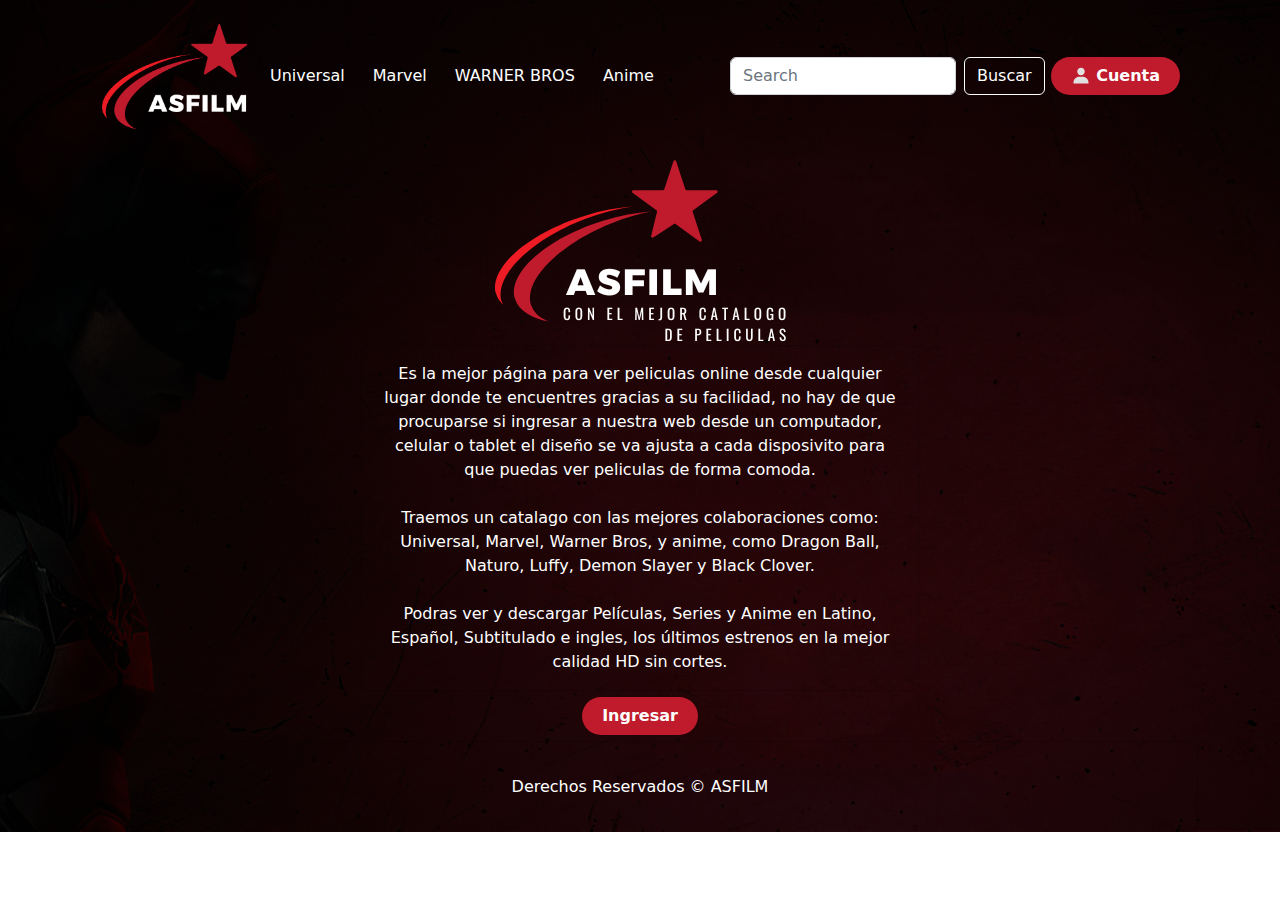
<file: index.html>
<!DOCTYPE html>
<html lang="en">
<head>
    <meta charset="UTF-8">
    <meta http-equiv="X-UA-Compatible" content="IE=edge">
    <meta name="viewport" content="width=device-width, initial-scale=1.0">
    <link rel="shortcut icon" href="imagenes/Pagina-principal.png" type="image/x-icon">
    <title>Pagina Principal</title>
    <!-- CSS only -->
    <link href="/bootstrap/bootstrap.min.css" rel="stylesheet" integrity="sha384-rbsA2VBKQhggwzxH7pPCaAqO46MgnOM80zW1RWuH61DGLwZJEdK2Kadq2F9CUG65" crossorigin="anonymous">
    <!-- JavaScript Bundle with Popper -->
    <script src="/bootstrap/bootstrap.bundle.min.js" integrity="sha384-kenU1KFdBIe4zVF0s0G1M5b4hcpxyD9F7jL+jjXkk+Q2h455rYXK/7HAuoJl+0I4" crossorigin="anonymous"></script>
    <!-- CSS only -->
    <link rel="stylesheet" href="css/style.css">
</head>
<body>

       <!-- container -->
  <div class="container header">
    <nav class="navbar navbar-expand-lg">
      <div class="container-fluid">
        <a class="navbar-brand" href="index.html"><img src="imagenes/Logo-principal.png" class="logo" alt=""></a>
        <button class="navbar-toggler" type="button" data-bs-toggle="collapse" data-bs-target="#navbarScroll" aria-controls="navbarScroll" aria-expanded="false" aria-label="Toggle navigation">
          <span class="navbar-toggler-icon"></span>
        </button>
        <div class="collapse navbar-collapse" id="navbarScroll">
          <ul class="navbar-nav me-auto my-2 my-lg-0 navbar-nav-scroll" style="--bs-scroll-height: 100px;">
            <li class="nav-item">
              <a class="nav-link" aria-current="page" href="universal.html">Universal</a>
            </li>
            <li class="nav-item">
              <a class="nav-link" href="marvel.html">Marvel</a>
            </li>
            <li class="nav-item">
              <a class="nav-link" href="warner.html">WARNER BROS</a>
            </li>
            <li class="nav-item">
              <a class="nav-link" href="anime.html">Anime</a>
            </li>
          </ul>
          <form class="d-flex" role="search">
            <input class="form-control me-2" type="search" placeholder="Search" aria-label="Search">
            <button class="btn btn-outline-success" type="submit">Buscar</button>
          </form>
          <a href="#" class="header-btn"><img src="/svg/user.svg" alt=""> Cuenta</a>
        </div>
      </div>
    </nav>
    
                    <!-- contenido -->
        <div class="contenido">
            <img src="/imagenes/Logo.png" alt="">
        </div>
        <div class="card text-center">
            <div class="card-body">
              <p class="card-text">Es la mejor página para ver peliculas online desde cualquier lugar donde te encuentres gracias a su facilidad, no hay de que procuparse si ingresar a nuestra web desde un computador, celular o tablet el diseño se va ajusta a cada disposivito para que puedas ver peliculas de forma comoda.
                <br><br>
              Traemos un catalago con las mejores colaboraciones como: Universal, Marvel, Warner Bros, y anime, como Dragon Ball, Naturo, Luffy, Demon Slayer y Black Clover.
              <br><br>
              Podras ver y descargar Películas, Series y Anime en Latino, Español, Subtitulado e ingles, los últimos estrenos en la mejor calidad HD sin cortes.
              </p>
            </div>
          </div>

        <div class="contenido">
            <a href="ingreso.html" class="header-btn">Ingresar</a>
        </div>


    <div class="card">
        <div class="card-header">
        </div>
        <div class="card-body">
            <p>Derechos Reservados © ASFILM</p>
          </blockquote>
        </div>
      </div>



</body>
</html>
</file>
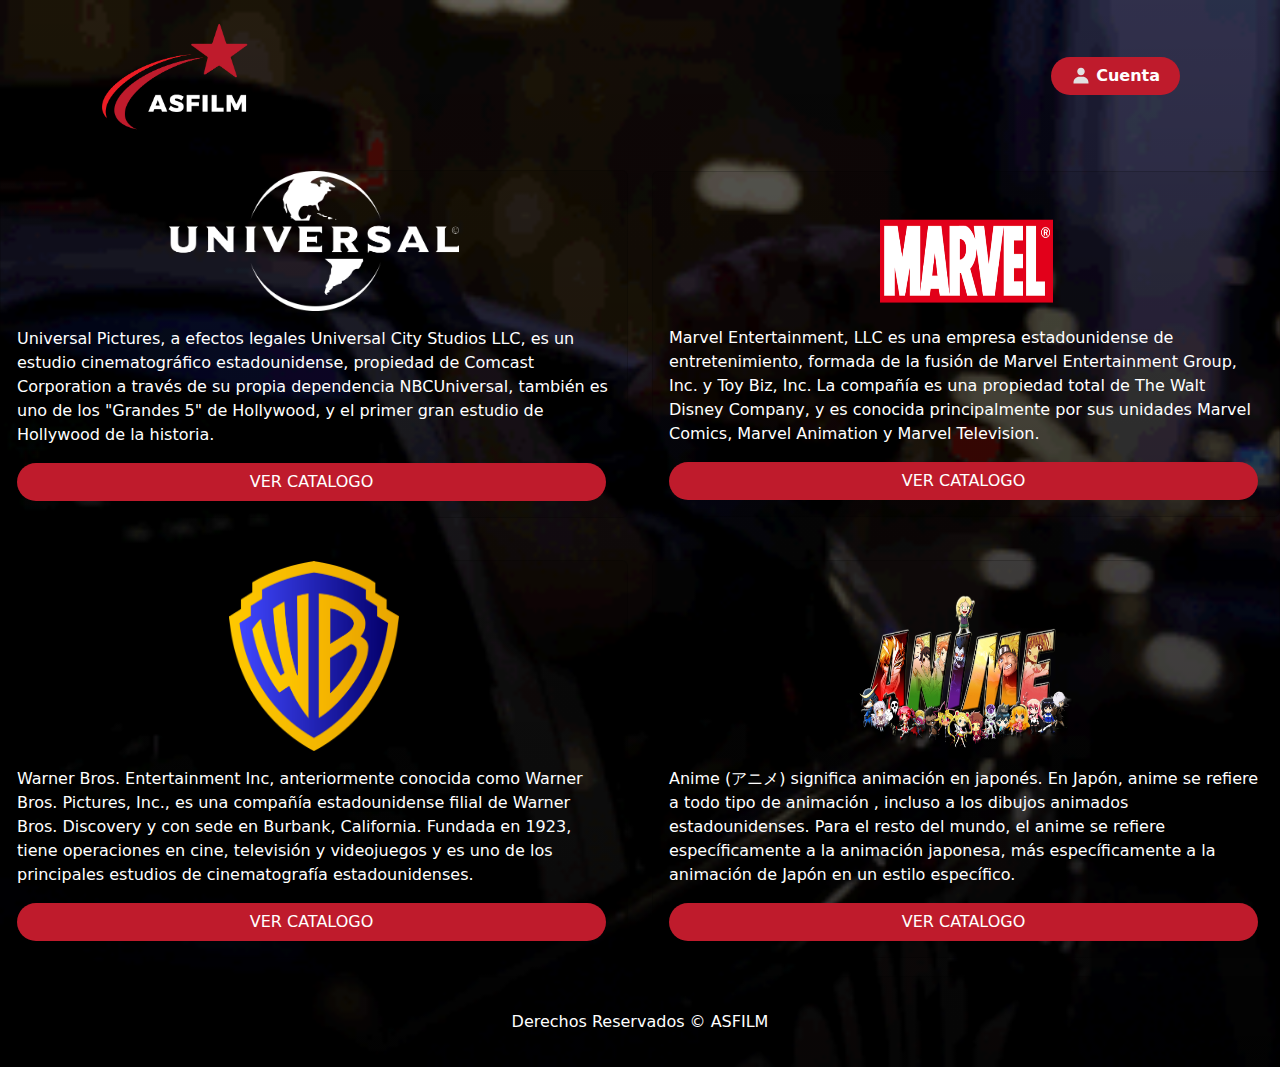
<file: ingreso.html>
<!DOCTYPE html>
<html lang="en">
<head>
    <meta charset="UTF-8">
    <meta http-equiv="X-UA-Compatible" content="IE=edge">
    <meta name="viewport" content="width=device-width, initial-scale=1.0">
    <link rel="shortcut icon" href="imagenes/Pagina-principal.png" type="image/x-icon">
    <title>Pagina Principal</title>
    <!-- CSS only -->
    <link href="bootstrap/bootstrap.min.css" rel="stylesheet" integrity="sha384-rbsA2VBKQhggwzxH7pPCaAqO46MgnOM80zW1RWuH61DGLwZJEdK2Kadq2F9CUG65" crossorigin="anonymous">
    <!-- JavaScript Bundle with Popper -->
    <script src="bootstrap/bootstrap.bundle.min.js" integrity="sha384-kenU1KFdBIe4zVF0s0G1M5b4hcpxyD9F7jL+jjXkk+Q2h455rYXK/7HAuoJl+0I4" crossorigin="anonymous"></script>
    <link rel="stylesheet" href="css/ingreso.css">
</head>
<body>

       <!-- container -->
  <div class="container header">
    <nav class="navbar navbar-expand-lg">
      <div class="container-fluid">
        <a class="navbar-brand" href="index.html"><img src="imagenes/Logo-principal.png" class="logo" alt=""></a>
        
        <a href="#" class="header-btn"><img src="/svg/user.svg" alt=""> Cuenta</a>
        </div>
      </div>
      </nav>
    </div>
    
    
                    <!-- contenido -->
                    <div class="row row-cols-1 row-cols-md-2 g-4">
                        <div class="col">
                          <div class="card">
                            <img src="/imagenes/universal.webp" class="card-img-top" alt="..." id="universal">
                            <div class="card-body">
                              <p class="card-text">Universal Pictures, a efectos legales Universal City Studios LLC, es un estudio cinematográfico estadounidense, propiedad de Comcast Corporation a través de su propia dependencia NBCUniversal, también es uno de los "Grandes 5" de Hollywood, y el primer gran estudio de Hollywood de la historia.</p>
                              <a href="universal.html" class="header-boton">VER CATALOGO</a>
                            </div>
                          </div>
                        </div>
                        <div class="col">
                          <div class="card">
                            <img src="/imagenes/marvel-logo.png" class="card-img-top" alt="..." id="marvel">
                            <div class="card-body">
                              <p class="card-text">Marvel Entertainment, LLC es una empresa estadounidense de entretenimiento, formada de la fusión de Marvel Entertainment Group, Inc. y Toy Biz, Inc. La compañía es una propiedad total de The Walt Disney Company, y es conocida principalmente por sus unidades Marvel Comics, Marvel Animation y Marvel Television.</p>
                              <a href="marvel.html" class="header-boton">VER CATALOGO</a>
                            </div>
                          </div>
                        </div>
                        <div class="col">
                          <div class="card">
                            <img src="/imagenes/Warner-Bros-logo.png" class="card-img-top" alt="..." id="warner">
                            <div class="card-body">
                              <p class="card-text">Warner Bros. Entertainment Inc, anteriormente conocida como Warner Bros. Pictures, Inc., es una compañía estadounidense filial de Warner Bros. Discovery y con sede en Burbank, California. Fundada en 1923, tiene operaciones en cine, televisión y videojuegos y es uno de los principales estudios de cinematografía estadounidenses.</p>
                              <a href="warner.html" class="header-boton">VER CATALOGO</a>
                            </div>
                          </div>
                        </div>
                        <div class="col">
                          <div class="card">
                            <img src="/imagenes/Anime-logo.png" class="card-img-top" alt="..." id="anime">
                            <div class="card-body">
                              <p class="card-text">Anime (アニメ) significa animación en japonés. En Japón, anime se refiere a todo tipo de animación , incluso a los dibujos animados estadounidenses. Para el resto del mundo, el anime se refiere específicamente a la animación japonesa, más específicamente a la animación de Japón en un estilo específico. </p>
                              <a href="anime.html" class="header-boton">VER CATALOGO</a>
                            </div>
                          </div>
                        </div>
                      </div>
       
                      <div class="card">
                        <div class="card-header">
                        </div>
                        <div class="card-body">
                            <p>Derechos Reservados © ASFILM</p>
                          </blockquote>
                        </div>
                      </div>
</body>
</html>
</file>
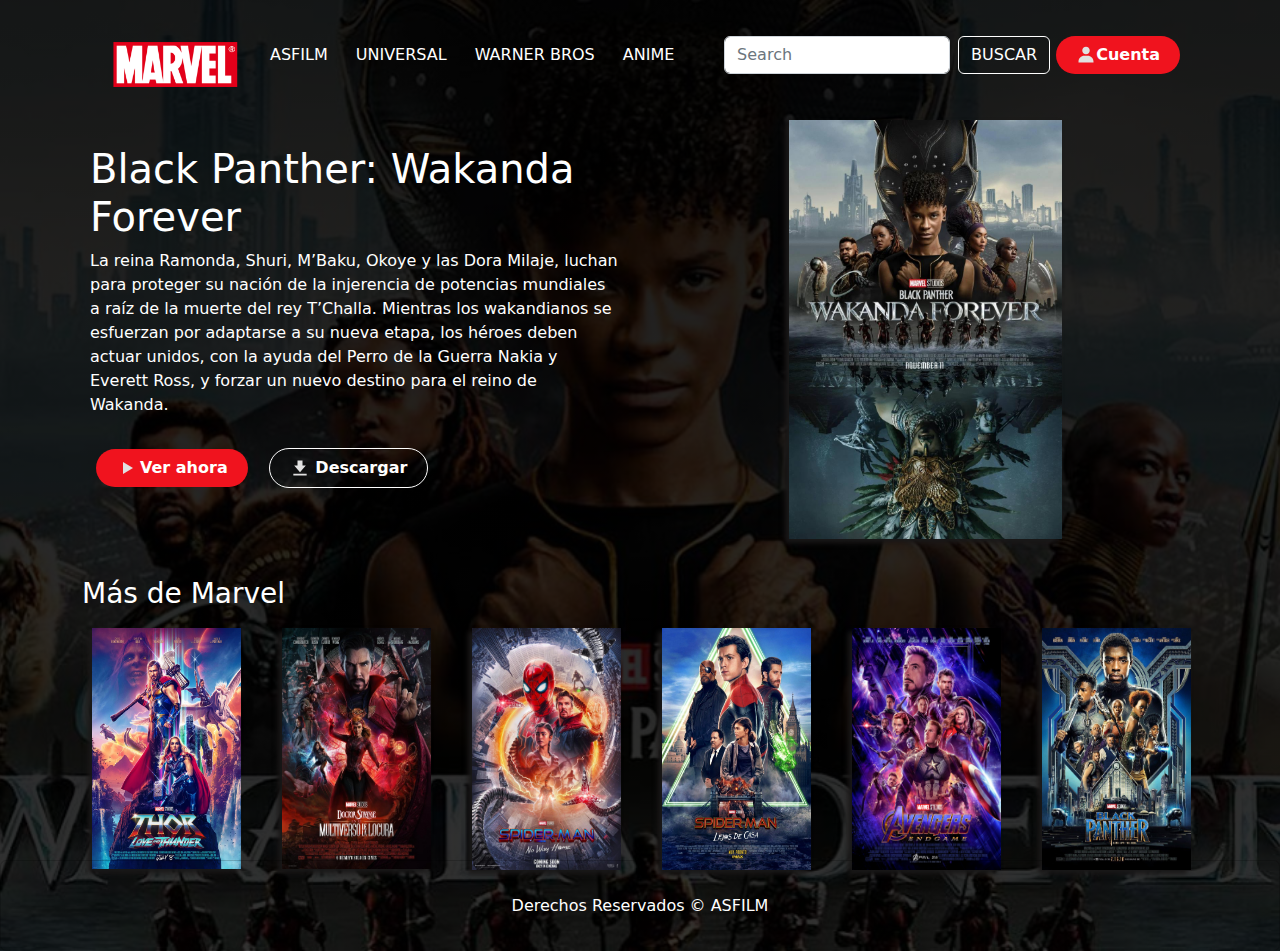
<file: marvel.html>
<!DOCTYPE html>
<html lang="en">
<head>
    <meta charset="UTF-8">
    <meta http-equiv="X-UA-Compatible" content="IE=edge">
    <meta name="viewport" content="width=device-width, initial-scale=1.0">
    <link rel="shortcut icon" href="imagenes/marvel-logo.png" type="image/x-icon">
    <title>Marvel</title>
    <!-- CSS only -->
    <link href="bootstrap/bootstrap.min.css" rel="stylesheet" integrity="sha384-rbsA2VBKQhggwzxH7pPCaAqO46MgnOM80zW1RWuH61DGLwZJEdK2Kadq2F9CUG65" crossorigin="anonymous">
    <!-- JavaScript Bundle with Popper -->
    <script src="bootstrap/bootstrap.bundle.min.js" integrity="sha384-kenU1KFdBIe4zVF0s0G1M5b4hcpxyD9F7jL+jjXkk+Q2h455rYXK/7HAuoJl+0I4" crossorigin="anonymous"></script>
    <link rel="stylesheet" href="css/marvel.css">
</head>
<body>

       <!-- container -->
  <div class="container header">
    <nav class="navbar navbar-expand-lg">
      <div class="container-fluid">
        <a class="navbar-brand" href="#"><img src="imagenes/marvel-logo.png" class="logo" alt=""></a>
        <button class="navbar-toggler" type="button" data-bs-toggle="collapse" data-bs-target="#navbarScroll" aria-controls="navbarScroll" aria-expanded="false" aria-label="Toggle navigation">
          <span class="navbar-toggler-icon"></span>
        </button>
        <div class="collapse navbar-collapse" id="navbarScroll">
          <ul class="navbar-nav me-auto my-2 my-lg-0 navbar-nav-scroll" style="--bs-scroll-height: 100px;">
            <li class="nav-item">
              <a class="nav-link" aria-current="page" href="index.html">ASFILM</a>
            </li>
            <li class="nav-item">
              <a class="nav-link" href="universal.html">UNIVERSAL</a>
            </li>
            <li class="nav-item">
              <a class="nav-link" href="warner.html">WARNER BROS</a>
            </li>
            <li class="nav-item">
              <a class="nav-link" href="anime.html">ANIME</a>
            </li>
          </ul>
          <form class="d-flex" role="search">
            <input class="form-control me-2" type="search" placeholder="Search" aria-label="Search">
            <button class="btn btn-outline-success" type="submit">BUSCAR</button>
          </form>
          <a href="#" class="header-btn"><img src="/svg/user.svg" alt="">Cuenta</a>
        </div>
      </div>
    </nav>
    

  </div>

  <!-- inicio -->
   
  <div class="container movie-details">
    <div class="row">
      <div class="col-md-6 left-box">
        <h1>Black Panther: Wakanda Forever</h1>
        <p>La reina Ramonda, Shuri, M’Baku, Okoye y las Dora Milaje, luchan para proteger su nación de la injerencia de potencias mundiales a raíz de la muerte del rey T’Challa. Mientras los wakandianos se esfuerzan por adaptarse a su nueva etapa, los héroes deben actuar unidos, con la ayuda del Perro de la Guerra Nakia y Everett Ross, y forzar un nuevo destino para el reino de Wakanda.</p>
        
        <a href="#"><img src="/svg/play.svg" alt="">Ver ahora</a>
        <a href="#" class="download-btn"><img src="/svg/download.svg" alt=""> Descargar</a>
      </div>
      <div class="col-md-6 text-center">
        <img src="/imagenes/Wakanda-portada.jpg"  class="movie-img">
      </div>
    </div>
  </div>
  <div class="container movies">
<br><br>

<!-- sesiones de peliculas -->

    <h3>Más de Marvel</h3>

    <div class="row">
      <div class="col-md-4">

        <div class="row">
          <div class="col-6"><img src="/imagenes/Thor-portada.jpg"></div>
          <div class="col-6"><img src="/imagenes/Strange-portada.jpg"></div>
        </div>
      </div>

      <div class="col-md-4">

        <div class="row">
          <div class="col-6"><img src="/imagenes/Spider-portada.jpg"></div>
          <div class="col-6"><img src="/imagenes/Spider-man-portada.webp"></div>

        </div>
      </div>
      <div class="col-md-4">

        <div class="row">
          <div class="col-6"><img src="/imagenes/Avengers-portada.jpg"></div>
          <div class="col-6"><img src="/imagenes/Black-portada.jpg"></div>

      </div>
    </div>
   </div>
  </div>


<!-- footer -->

<div class="card">
  <div class="card-header">
  </div>
  <div class="card-body">
      <p>Derechos Reservados © ASFILM</p>
    </blockquote>
  </div>
</div>
  
       

      
</body>
</html>
</file>
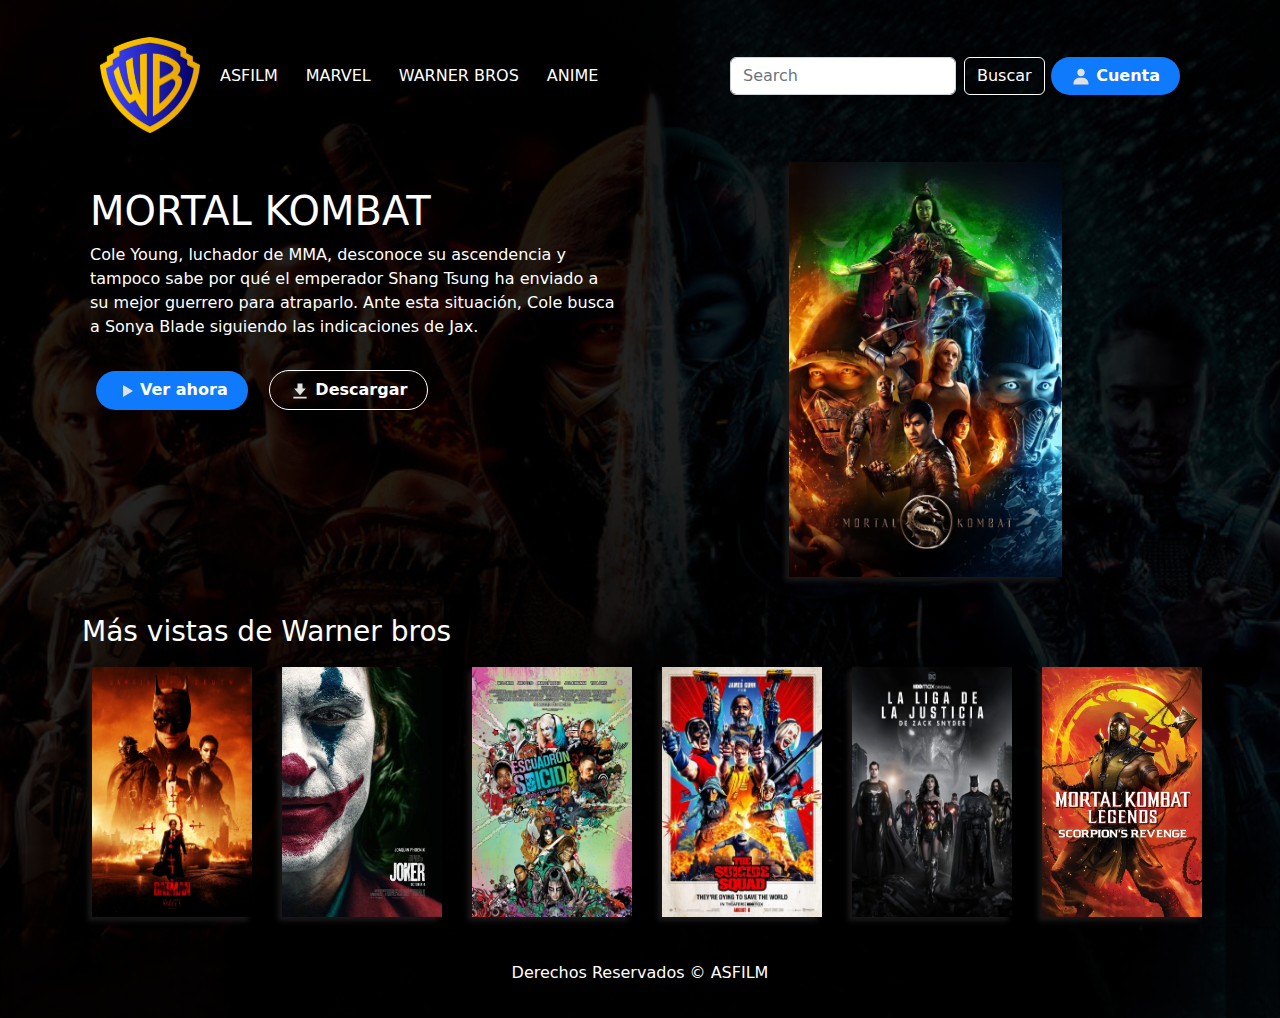
<file: warner.html>
<!DOCTYPE html>
<html lang="en">
<head>
    <meta charset="UTF-8">
    <meta http-equiv="X-UA-Compatible" content="IE=edge">
    <meta name="viewport" content="width=device-width, initial-scale=1.0">
    <link rel="shortcut icon" href="imagenes/Warner-Bros-logo.png" type="image/x-icon">
    <title>Warner</title>
    <!-- CSS only -->
    <link href="bootstrap/bootstrap.min.css" rel="stylesheet" integrity="sha384-rbsA2VBKQhggwzxH7pPCaAqO46MgnOM80zW1RWuH61DGLwZJEdK2Kadq2F9CUG65" crossorigin="anonymous">
    <!-- JavaScript Bundle with Popper -->
    <script src="bootstrap/bootstrap.bundle.min.js" integrity="sha384-kenU1KFdBIe4zVF0s0G1M5b4hcpxyD9F7jL+jjXkk+Q2h455rYXK/7HAuoJl+0I4" crossorigin="anonymous"></script>
    <link rel="stylesheet" href="css/warner.css">

</head>
<body>

       <!-- container -->
  <div class="container header">
    <nav class="navbar navbar-expand-lg">
      <div class="container-fluid">
        <a class="navbar-brand" href="#"><img src="imagenes/Warner-Bros-logo.png" class="logo" alt=""></a>
        <button class="navbar-toggler" type="button" data-bs-toggle="collapse" data-bs-target="#navbarScroll" aria-controls="navbarScroll" aria-expanded="false" aria-label="Toggle navigation" >
          <span class="navbar-toggler-icon"></span>
        </button>
        <div class="collapse navbar-collapse" id="navbarScroll">
          <ul class="navbar-nav me-auto my-2 my-lg-0 navbar-nav-scroll" style="--bs-scroll-height: 100px;">
            <li class="nav-item">
              <a class="nav-link" aria-current="page" href="index.html">ASFILM</a>
            </li>
            <li class="nav-item">
              <a class="nav-link" href="marvel.html">MARVEL</a>
            </li>
            <li class="nav-item">
              <a class="nav-link" href="warner.html">WARNER BROS</a>
            </li>
            <li class="nav-item">
              <a class="nav-link" href="anime.html">ANIME</a>
            </li>
          </ul>
          <form class="d-flex" role="search">
            <input class="form-control me-2" type="search" placeholder="Search" aria-label="Search">
            <button class="btn btn-outline-success" type="submit">Buscar</button>
          </form>
          <a href="#" class="header-btn"><img src="/svg/user.svg" alt=""> Cuenta</a>
        </div>
      </div>
    </nav>
    
    
    

  </div>

  <!-- inicio -->
   
  <div class="container movie-details">
    <div class="row">
      <div class="col-md-6 left-box">
        <h1>MORTAL KOMBAT</h1>
        <p>Cole Young, luchador de MMA, desconoce su ascendencia y tampoco sabe por qué el emperador Shang Tsung ha enviado a su mejor guerrero para atraparlo. Ante esta situación, Cole busca a Sonya Blade siguiendo las indicaciones de Jax.</p>
        
        <a href="#"><img src="/svg/play.svg" alt="">Ver ahora</a>
        <a href="#" class="download-btn"><img src="/svg/download.svg" alt=""> Descargar</a>
      </div>
      <div class="col-md-6 text-center">
        <img src="/imagenes/mortal-kombat-portada.jpg"  class="movie-img">
      </div>
    </div>
  </div>
  <div class="container movies">
<br><br>

<!-- sesiones de peliculas -->

    <h3>Más vistas de Warner bros</h3>

    <div class="row">
      <div class="col-md-4">

        <div class="row">

          <div class="col-6"><img src="/imagenes/batman.jpg">
          
          </div>
          <div class="col-6"><img src="/imagenes/joker.jpg"></div>

        </div>
      </div>

      <div class="col-md-4">

        <div class="row">

          <div class="col-6"><img src="/imagenes/Escuadron_Suicida_Poster_Latino.webp"></div>
          <div class="col-6"><img src="/imagenes/El-Escuadr-Suicida.jpg"></div>

        </div>
      </div>
      <div class="col-md-4">

        <div class="row">

          <div class="col-6"><img src="/imagenes/Zs-jleague.webp"></div>
          <div class="col-6"><img src="/imagenes/mkl.jpg"></div>
      </div>
      </div>
    </div>
  </div>

<!-- footer -->

<div class="card">
  <div class="card-header">
  </div>
  <div class="card-body">
      <p>Derechos Reservados © ASFILM</p>
    </blockquote>
  </div>
</div>
      
</body>
</html>
</file>
<file: css/style.css>
* {
    margin: 0;
    padding: 0;
  }

  body {
    background-image: linear-gradient(rgba(0, 0, 0, 0.9), rgba(0, 0, 0, 0.8)),url("/imagenes/Background-red.webp"); 
    background-repeat: no-repeat;
    background-position: center;
    background-size: cover;
    background-position: 50% 50%;
  }

.container a{
  color: #fff;
  margin: 6px;
}

.container header{
  background: transparent !important;
  background-color: #fff;
}

.logo {
  width: 150px;
}

#navbarScroll a:active {
  color: #fff !important;
}

#navbarScroll a:hover {
  color: #bf1b2c;
}

#navbarScroll button {
  border: 1px solid #fff !important;
  background: transparent !important;
  color: #fff;
  }

#navbarScroll button:hover {
  background-color: #bf1b2c;
  color: rgb(191, 27, 44);
  border: 1px solid #bf1b2c !important;
  background: transparent !important;
}

.navbar-toggler {
  background: #bf1b2c 
}

.header {
  height: 10%;
}

.text-center {
    display: flex;
    align-items: center;
    justify-content: center;
    color: #fff;
    height: 50%;
    width: 50%;
}

.header-btn {
  text-decoration: none !important;
  margin-left: 5px;
  border-radius: 30px;
  padding: 7px 20px; 
  float: right;
  color: #fff !important;
  background: #bf1b2c;
  font-weight: 600;
}

.contenido {
    display: flex;
    justify-content: center;
    align-items: center;
}

.card {
  background: transparent !important;
  margin:0 auto;
  height: 100%;
  color: #fff;
  display: flex;
  align-items: center;
  justify-content: center;
}

.card img{
  display: flex;
  position: center;
  width: 50px;
  height: 40px;
}

@media (max-width: 768px) and (min-width: 300px) {
  * {
    margin: 0;
    padding: 0;
  }

  .text-center {
    display: flex;
    align-items: center;
    justify-content: center;
    color: #fff;
    height: 100%;
    width: 100%;
}


  .movies img{
    margin-top: 5px;
  }

  .col-md-4 {
    margin-top: 20px;
  }
}
</file>
<file: css/ingreso.css>
* {
    margin: 0;
    padding: 0;
  }

  body {
    background-image: linear-gradient(rgba(0, 0, 0, 0.6), rgba(0, 0, 0, 0.8)),url("/imagenes/background-joker.gif"); 
    background-repeat: no-repeat;
    background-position: center;
    background-size: cover;
    background-position: 50% 50%;
  }

.container a{
  color: #fff;
  margin: 6px;
}

.container header{
  background: transparent !important;
  background-color: #fff;
}

.logo {
  width: 150px;
}

#navbarScroll a:active {
  color: #fff !important;
}

#navbarScroll a:hover {
  color: #bf1b2c;
}

#navbarScroll button {
  border: 1px solid #fff !important;
  background: transparent !important;
  color: #fff;
  }

#navbarScroll button:hover {
  background-color: #bf1b2c;
  color: #bf1b2c;
  border: 1px solid #bf1b2c !important;
  background: transparent !important;
}

.header {
  height: 10%;
}

.text-center {
    display: flex;
    align-items: center;
    justify-content: center;
    color: #fff;
    height: 50%;
    width: 50%;
}

.header-btn {
  text-decoration: none !important;
  margin-right: 5px;
  border-radius: 30px;
  padding: 7px 20px; 
  float: right;
  color: #fff !important;
  background: #bf1b2c;
  font-weight: 600;
}

.header-boton {
    text-decoration: none !important;
    margin-right: 5px;
    border-radius: 30px;
    padding: 7px 20px; 
    display: flex;
    align-items: center;
    justify-content: center;
    color: #fff !important;
    background: #bf1b2c;
  }

.contenido {
    display: flex;
    justify-content: center;
    align-items: center;
}

.card {
    background-color: rgba(0, 0, 0, 0.063);
    color: #fff;
    display: flex;
    justify-content: center;
    align-items: center;
    margin-top: 18px;
}

.row p{
    display: flex;
    align-items: center;
    justify-content: center;
    color: #fff;
}

 #universal {
    width: 290px;
    height: 140px;
 }

 #marvel {
    margin-top: 38px;
    width: 210px;
    height: 100px;
 }

 #warner {
    width: 170px;
    height: 190px;
 }

 #anime {
    margin-top: 30px;
    width: 220px;
    height: 160px;
 }

 .row {
    display: flex;
    justify-content: center;
    align-items: center;
 }

@media (max-width: 768px) and (min-width: 300px) {
  * {
    margin: 0;
    padding: 0;
  }

  .text-center {
    display: flex;
    align-items: center;
    justify-content: center;
    color: #fff;
    height: 100%;
    width: 100%;
}


  .movies img{
    margin-top: 5px;
  }

  .col-md-4 {
    margin-top: 20px;
  }
}
</file>
<file: css/marvel.css>
* {
    margin: 0;
    padding: 0;
  }

  body {
    background-image: linear-gradient(rgba(0, 0, 0, 0.9), rgba(0, 0, 0, 0.8)),url("/imagenes/background-wakanda.jpg"); 
    background-repeat: no-repeat;
    background-position: center;
    background-size: cover;
  }

.container a{
  margin-top: 4px;
  color: #fff;
  margin: 6px;
}

.container header{
  background: transparent !important;
  background-color: #fff;
}

.logo {
  width: 150px;
  margin-top: 18px;
}

#navbarScroll a:active {
  color: #fff !important;
}

#navbarScroll a:hover {
  color: #F0131E;
}

#navbarScroll button {
  border: 1px solid #fff !important;
  background: transparent !important;
  color: #fff;
  }

#navbarScroll button:hover {
  background-color: #F0131E;
  color: #F0131E;
  border: 1px solid #F0131E !important;
  background: transparent !important;
}


.header {
  height: 10%;
}

.header-btn {
  text-decoration: none !important;
  margin-left: 5px;
  border-radius: 30px;
  padding: 7px 20px; 
  float: right;
  color: #fff !important;
  background: #F0131E;
  font-weight: 600;
}

.left-box {
  color: #fff;
  margin: 15px 0;
  padding: 20px;
}

.actores img{
  height: 40px;
  width: 40px;
  margin-right: 10px;
  cursor: pointer;
}

.navbar-toggler {
  background: rgb(240, 19, 30)
}

.left-box a{
  text-decoration: none !important;
  border-radius: 20px;
  padding: 7px 20px; 
  margin-top: 15px;
  color: #fff !important;
  background: rgb(240, 19, 30);
  font-weight: 600;
  display: inline-block;
  margin-right: 10px;
}

.download-btn {
  border: 1px solid #fff !important;
  background: transparent !important;
}

.fa{
  margin: 0 5px;
}

.movie-img {
  height: 100%;
  width: 50%;
  box-shadow: -4px 4px 5px 0 rgb(26, 24, 24);
  margin-top: 10px;;
}

.movies h3{
  color: #fff;
}

.movies img{
  width: 90%;
  height: 100%;
  box-shadow: -4px 4px 5px 0 rgb(26, 24, 24);
  margin-top: 10px;
  margin-left: 14px;
  cursor: pointer;
  transition: 1s;
  margin: 10px;
  
}

.movies img:hover{
  transform: translateY(-10px);
}

.card {
  background: transparent !important;
  margin:0 auto;
  height: 100%;
  color: #fff;
  display: flex;
  align-items: center;
  justify-content: center;
}

.card img{
  height: 100%;
  width: 40px;
  position: center;
}

@media (max-width: 768px) and (min-width: 300px) {
  * {
    margin: 0;
    padding: 0;
  }

  .col-md-4 {
    margin-top: 20px;
  }

  .movies img{
    margin-top: 5px;
  }
}
</file>
<file: css/warner.css>
* {
    margin: 0;
    padding: 0;
  }

  body {
    background-image: linear-gradient(rgba(0, 0, 0, 0.9), rgba(0, 0, 0, 0.8)),url("/imagenes/background-mortal.jpeg"); 
    background-repeat: no-repeat;
    background-position: center;
    background-size: cover;
  }

.container a{
  margin-top: 4px;
  color: #fff;
  margin: 6px;
}

.container header{
  background: transparent !important;
  background-color: #fff;
}

.logo {
  width: 100px;
  margin-top: 18px;
}

#navbarScroll a:active {
  color: #fff !important;
}

#navbarScroll a:hover {
  color: rgb(0, 87, 237);
}


#navbarScroll button {
  border: 1px solid rgb(255, 255, 255) !important;
  background: transparent !important;
  color: #fff;
  }

#navbarScroll button:hover {
  background-color: #107afd;
  color: rgb(0, 87, 237);
  border: 1px solid #107afd !important;
  background: transparent !important;
}


.header {
  height: 10%;
}

.header-btn {
  text-decoration: none !important;
  margin-left: 5px;
  border-radius: 30px;
  padding: 7px 20px; 
  float: right;
  color: #fff !important;
  background: #107afd;
  font-weight: 600;
}

.left-box {
  color: #fff;
  margin: 15px 0;
  padding: 20px;
}

.left-box a{
  text-decoration: none !important;
  border-radius: 20px;
  padding: 7px 20px; 
  margin-top: 15px;
  color: #fff !important;
  background: #107afd;
  font-weight: 600;
  display: inline-block;
  margin-right: 10px;
}

.download-btn {
  border: 1px solid #fff !important;
  background: transparent !important;
}

.navbar-toggler {
  background: #107afd;
}

.fa{
  margin: 0 5px;
}

.movie-img {
  height: 100%;
  width: 50%;
  box-shadow: -4px 4px 5px 0 rgb(26, 24, 24);
  margin-top: 10px;;
}

.movies h3{
  color: #fff;
}

.movies img{
  width: 160px;
  height: 250px;
  box-shadow: -4px 4px 5px 0 rgb(26, 24, 24);
  margin-top: 10px;
  margin-left: 14px;
  cursor: pointer;
  transition: 1s;
  margin: 10px;
  
}

.movies img:hover{
  transform: translateY(-10px);

}

.movies p:hover {
  opacity: 1;
}

.card {
  background: transparent !important;
  margin:0 auto;
  height: 100%;
  color: #fff;
  display: flex;
  align-items: center;
  justify-content: center;
}

.card img{
  height: 100%;
  width: 40px;
  position: center;
}

@media (max-width: 768px) and (min-width: 300px) {
  * {
    margin: 0;
    padding: 0;
  }

  body {
    background-image: linear-gradient(rgba(0, 0, 0, 0.6), rgba(0, 0, 0, 0.8)),url("/imagenes/mortal-portada.jpg"); 
    background-repeat: no-repeat;
    background-position: center;
    background-size: cover;
  }


  .movies img{
    width: 135px;
    height: 225px;
    box-shadow: -4px 4px 5px 0 rgb(26, 24, 24);
    margin-top: 5px;
    margin-left: 14px;
    cursor: pointer;
    transition: 1s;
    margin: 10px;
  }

  .movies h3 {
    display: flex;
    justify-content: center;
    align-items: center;
  }

  .col-md-4 {
    margin-top: 20px;
  }
}

@media (max-width: 1024px) and (min-width: 800px) {
  * {
    margin: 0;
    padding: 0;
  }

  .movies img{
    width: 140px;
    height: 230px;
    box-shadow: -4px 4px 5px 0 rgb(26, 24, 24);
    margin-top: 10px;
    cursor: pointer;
    transition: 1s;
  }

}
</file>
